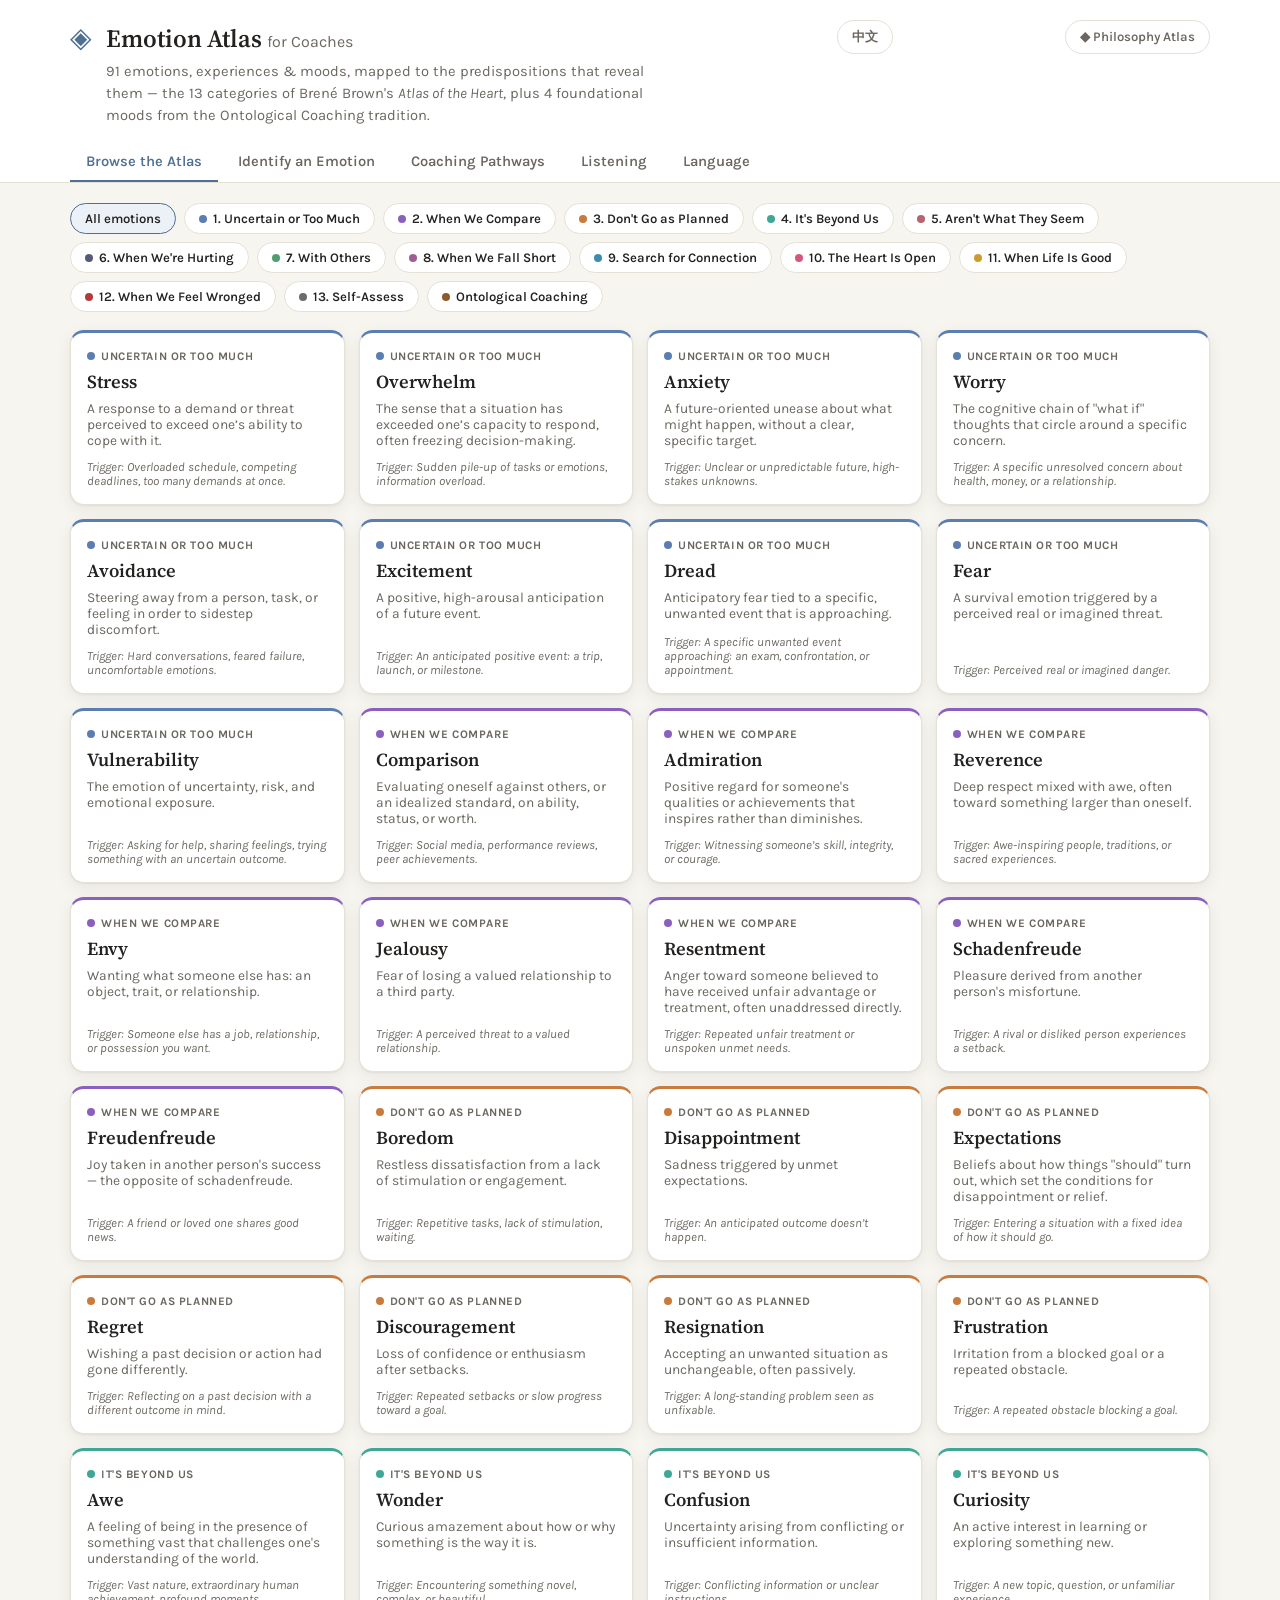
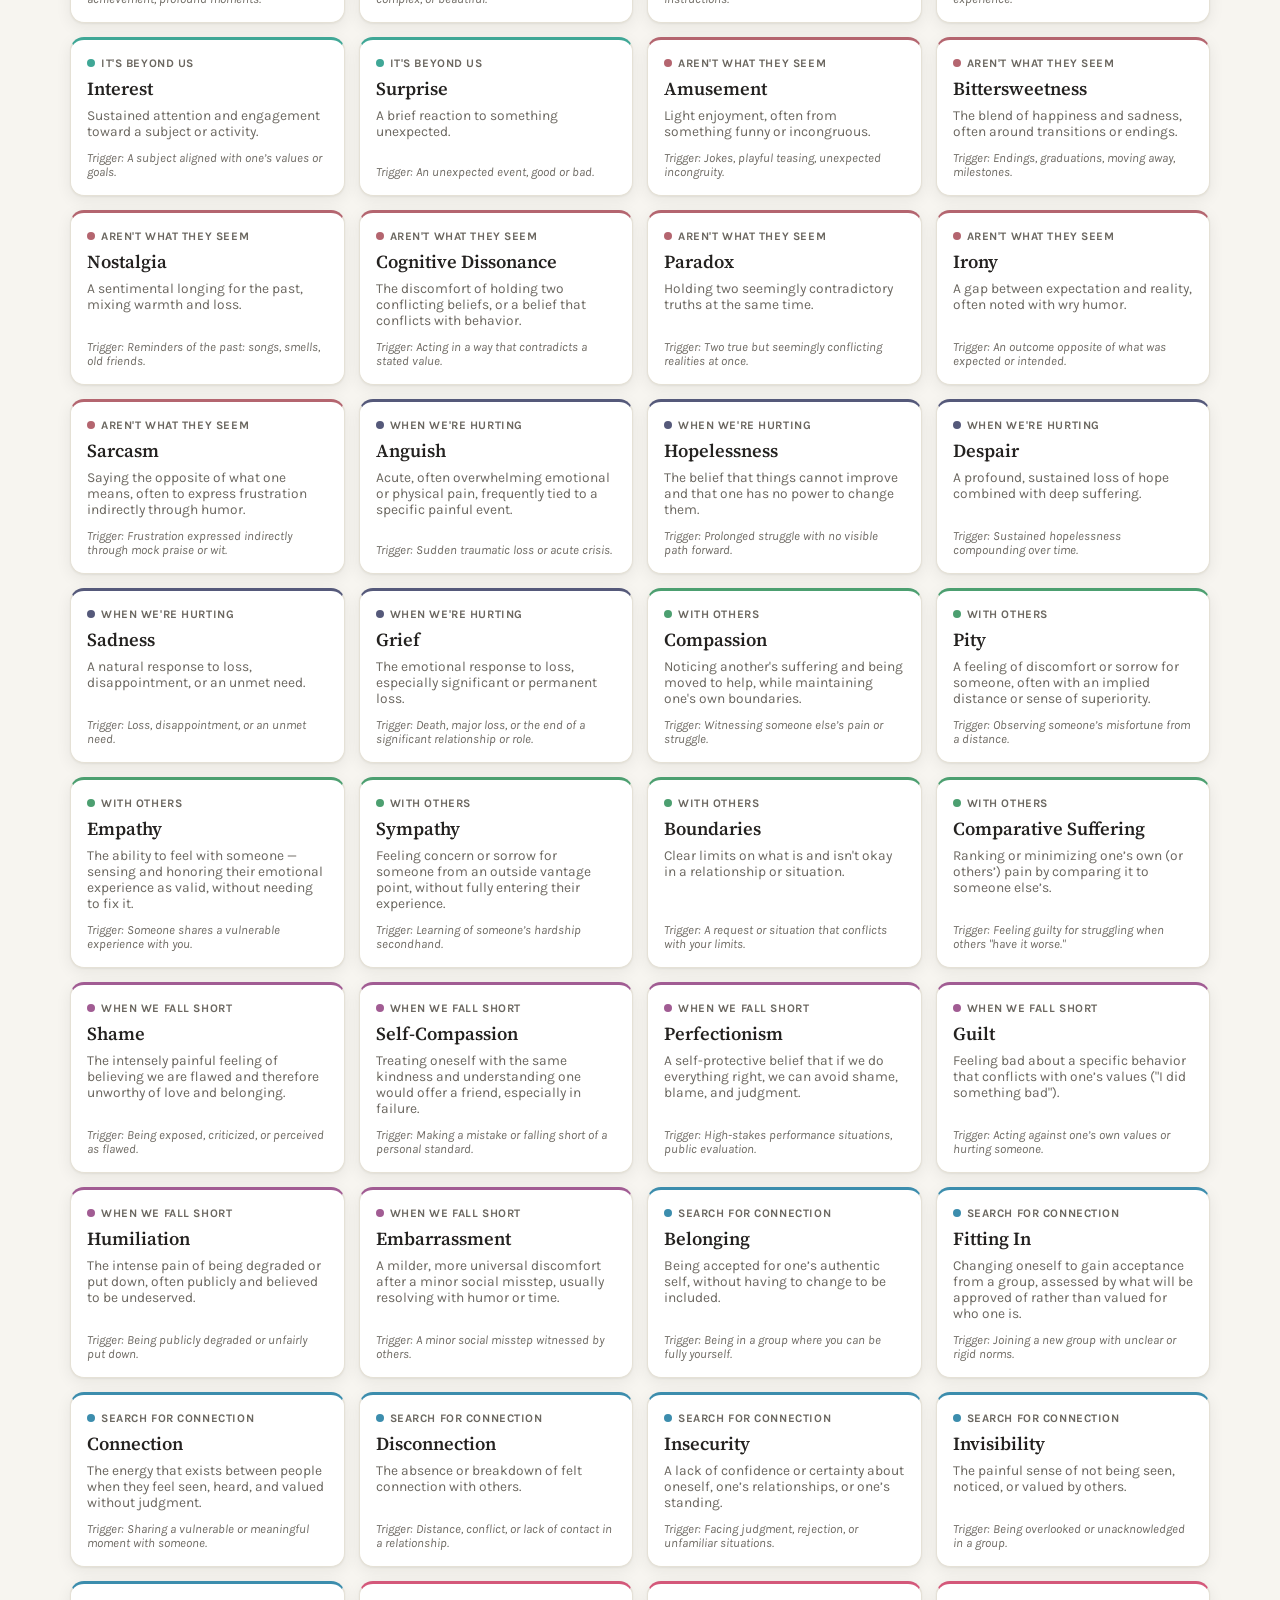
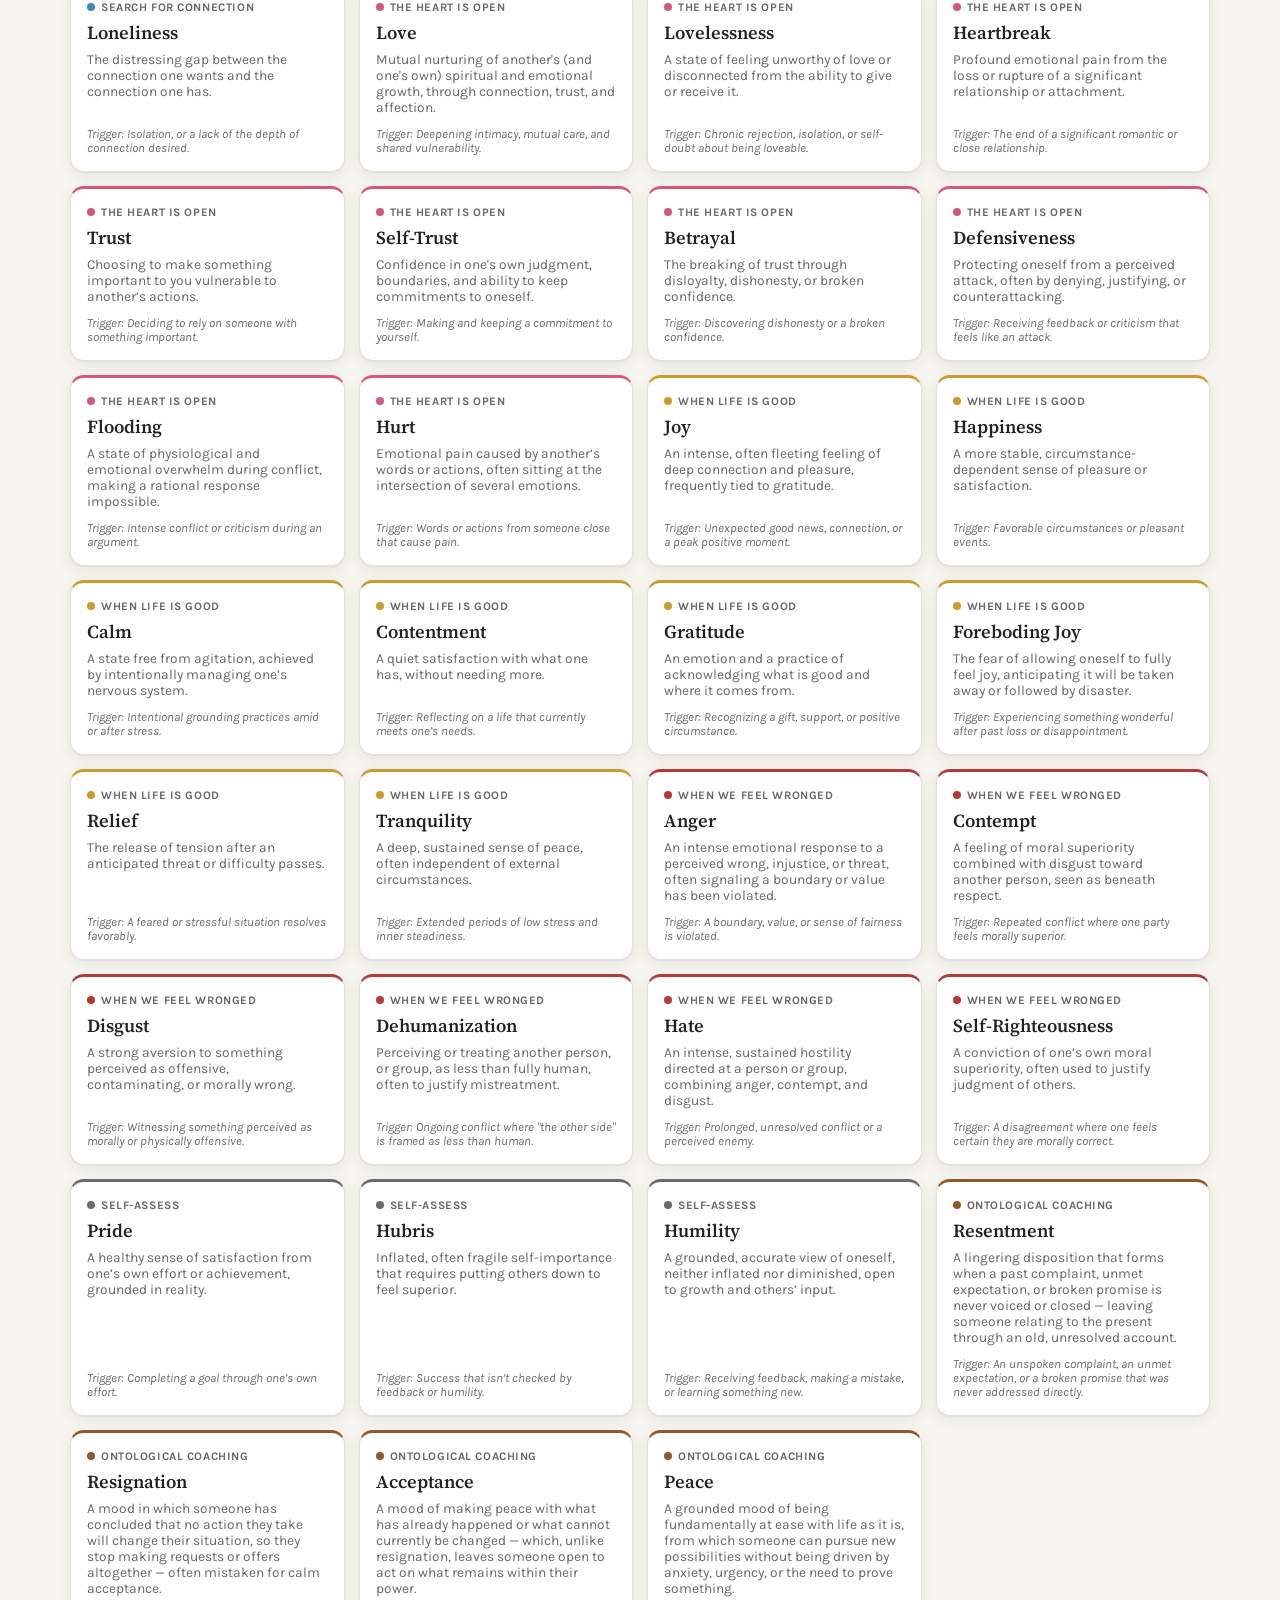
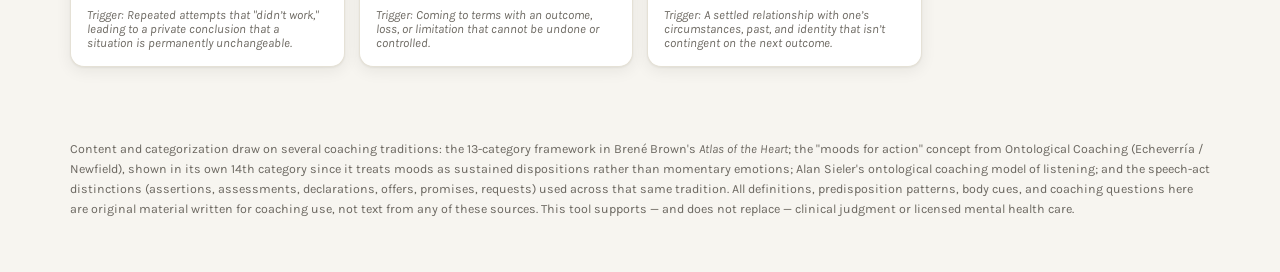
<file: index.html>
<!DOCTYPE html>
<html lang="en">
<head>
<meta charset="UTF-8">
<meta name="viewport" content="width=device-width, initial-scale=1.0">
<title>Emotion Atlas for Coaches</title>
<meta name="description" content="A coaching reference mapping 87 emotions from Brené Brown's Atlas of the Heart, plus 4 foundational moods from the Ontological Coaching tradition, to their behavioral predispositions.">
<link rel="preconnect" href="https://fonts.googleapis.com">
<link rel="preconnect" href="https://fonts.gstatic.com" crossorigin>
<link rel="stylesheet" href="https://fonts.googleapis.com/css2?family=Source+Serif+4:opsz,wght@8..60,500;8..60,600;8..60,700&family=Karla:wght@400;500;600;700&display=swap">
<link rel="stylesheet" href="styles.css">
</head>
<body>
  <header class="site-header">
    <div class="header-inner">
      <div class="brand">
        <span class="brand-mark" aria-hidden="true">◈</span>
        <div>
          <h1>Emotion Atlas <span class="brand-sub">for Coaches</span></h1>
          <p class="tagline">91 emotions, experiences &amp; moods, mapped to the predispositions that reveal them — the 13 categories of Brené Brown's <em>Atlas of the Heart</em>, plus 4 foundational moods from the Ontological Coaching tradition.</p>
        </div>
        <a class="lang-switch" href="index.zh.html">中文</a>
        <a class="lang-switch" href="philosophy/index.html">◆ Philosophy Atlas</a>
      </div>
      <nav class="mode-tabs" role="tablist" aria-label="View mode">
        <button class="tab-btn active" data-mode="browse" role="tab" aria-selected="true">Browse the Atlas</button>
        <button class="tab-btn" data-mode="identify" role="tab" aria-selected="false">Identify an Emotion</button>
        <button class="tab-btn" data-mode="pathways" role="tab" aria-selected="false">Coaching Pathways</button>
        <button class="tab-btn" data-mode="listening" role="tab" aria-selected="false">Listening</button>
        <button class="tab-btn" data-mode="language" role="tab" aria-selected="false">Language</button>
      </nav>
    </div>
  </header>

  <main>
    <!-- BROWSE MODE -->
    <section id="browse-mode" class="mode-panel">
      <div class="toolbar">
        <div class="chips" id="category-chips" role="list" aria-label="Filter by category"></div>
      </div>
      <div class="grid" id="emotion-grid"></div>
    </section>

    <!-- IDENTIFY MODE -->
    <section id="identify-mode" class="mode-panel" hidden>
      <div class="identify-intro">
        <h2>What are you noticing?</h2>
        <p>Type what you're observing in a client — a phrase, a behavior, a body cue, a trigger, or an emotion word — to surface likely matches with their full predisposition profile.</p>
        <div class="search-row">
          <input type="search" id="identify-input" placeholder="e.g. avoids eye contact, over-apologizes, clenched jaw, can't say no…" autocomplete="off">
        </div>
        <div class="example-tags" id="example-tags" aria-label="Try an example"></div>
      </div>
      <div id="identify-results" class="grid"></div>
      <p id="identify-empty" class="empty-state" hidden>No matches yet — try a different word or a shorter phrase.</p>
    </section>

    <!-- PATHWAYS MODE -->
    <section id="pathways-mode" class="mode-panel" hidden>
      <div class="pathways-intro">
        <h2>Coaching Pathways</h2>
        <p>A small library of guides for moving a client from a stuck, closed state to a more resourceful, open one — some drawn from the Ontological Coaching mood ladder, others assembled from pairs of emotions in the Atlas of the Heart. Click any pair below to open the full guide: what shifts, signs the client is ready, concrete coach moves, and sample language.</p>
      </div>
      <div id="pathways-groups"></div>
    </section>

    <!-- LISTENING MODE -->
    <section id="listening-mode" class="mode-panel" hidden>
      <div class="pathways-intro">
        <h2>Listening</h2>
        <p>From Alan Sieler's ontological coaching model: listening is not passive reception — it's an active act of interpretation, shaped by mood, body, and a personal and cultural history the listener rarely notices in the moment. A coach's own listening is a skill to design on purpose, not a default to trust blindly.</p>
      </div>
      <div class="grid" id="listening-grid"></div>
    </section>

    <!-- LANGUAGE MODE -->
    <section id="language-mode" class="mode-panel" hidden>
      <div class="pathways-intro">
        <h2>Language: The Basic Speech Acts</h2>
        <p>The distinctions ontological coaching draws from speech act theory: every conversation is built from a small set of linguistic acts — assertions, assessments, declarations, offers, promises, and requests — each with its own conditions for landing well. Requests get particular attention here: a request missing one of its structural components is far more likely to be misunderstood, ignored, or quietly resented than fulfilled.</p>
      </div>
      <div class="grid" id="language-grid"></div>
    </section>
  </main>

  <!-- DETAIL PANEL -->
  <div id="detail-overlay" class="overlay" hidden>
    <div class="detail-panel" role="dialog" aria-modal="true" aria-labelledby="detail-name">
      <button class="close-btn" id="detail-close" aria-label="Close">&times;</button>
      <div id="detail-content"></div>
    </div>
  </div>

  <footer class="site-footer">
    <p>Content and categorization draw on several coaching traditions: the 13-category framework in Brené Brown's <em>Atlas of the Heart</em>; the "moods for action" concept from Ontological Coaching (Echeverría / Newfield), shown in its own 14th category since it treats moods as sustained dispositions rather than momentary emotions; Alan Sieler's ontological coaching model of listening; and the speech-act distinctions (assertions, assessments, declarations, offers, promises, requests) used across that same tradition. All definitions, predisposition patterns, body cues, and coaching questions here are original material written for coaching use, not text from any of these sources. This tool supports — and does not replace — clinical judgment or licensed mental health care.</p>
  </footer>

  <script src="data.js"></script>
  <script src="app.js"></script>
</body>
</html>
</file>
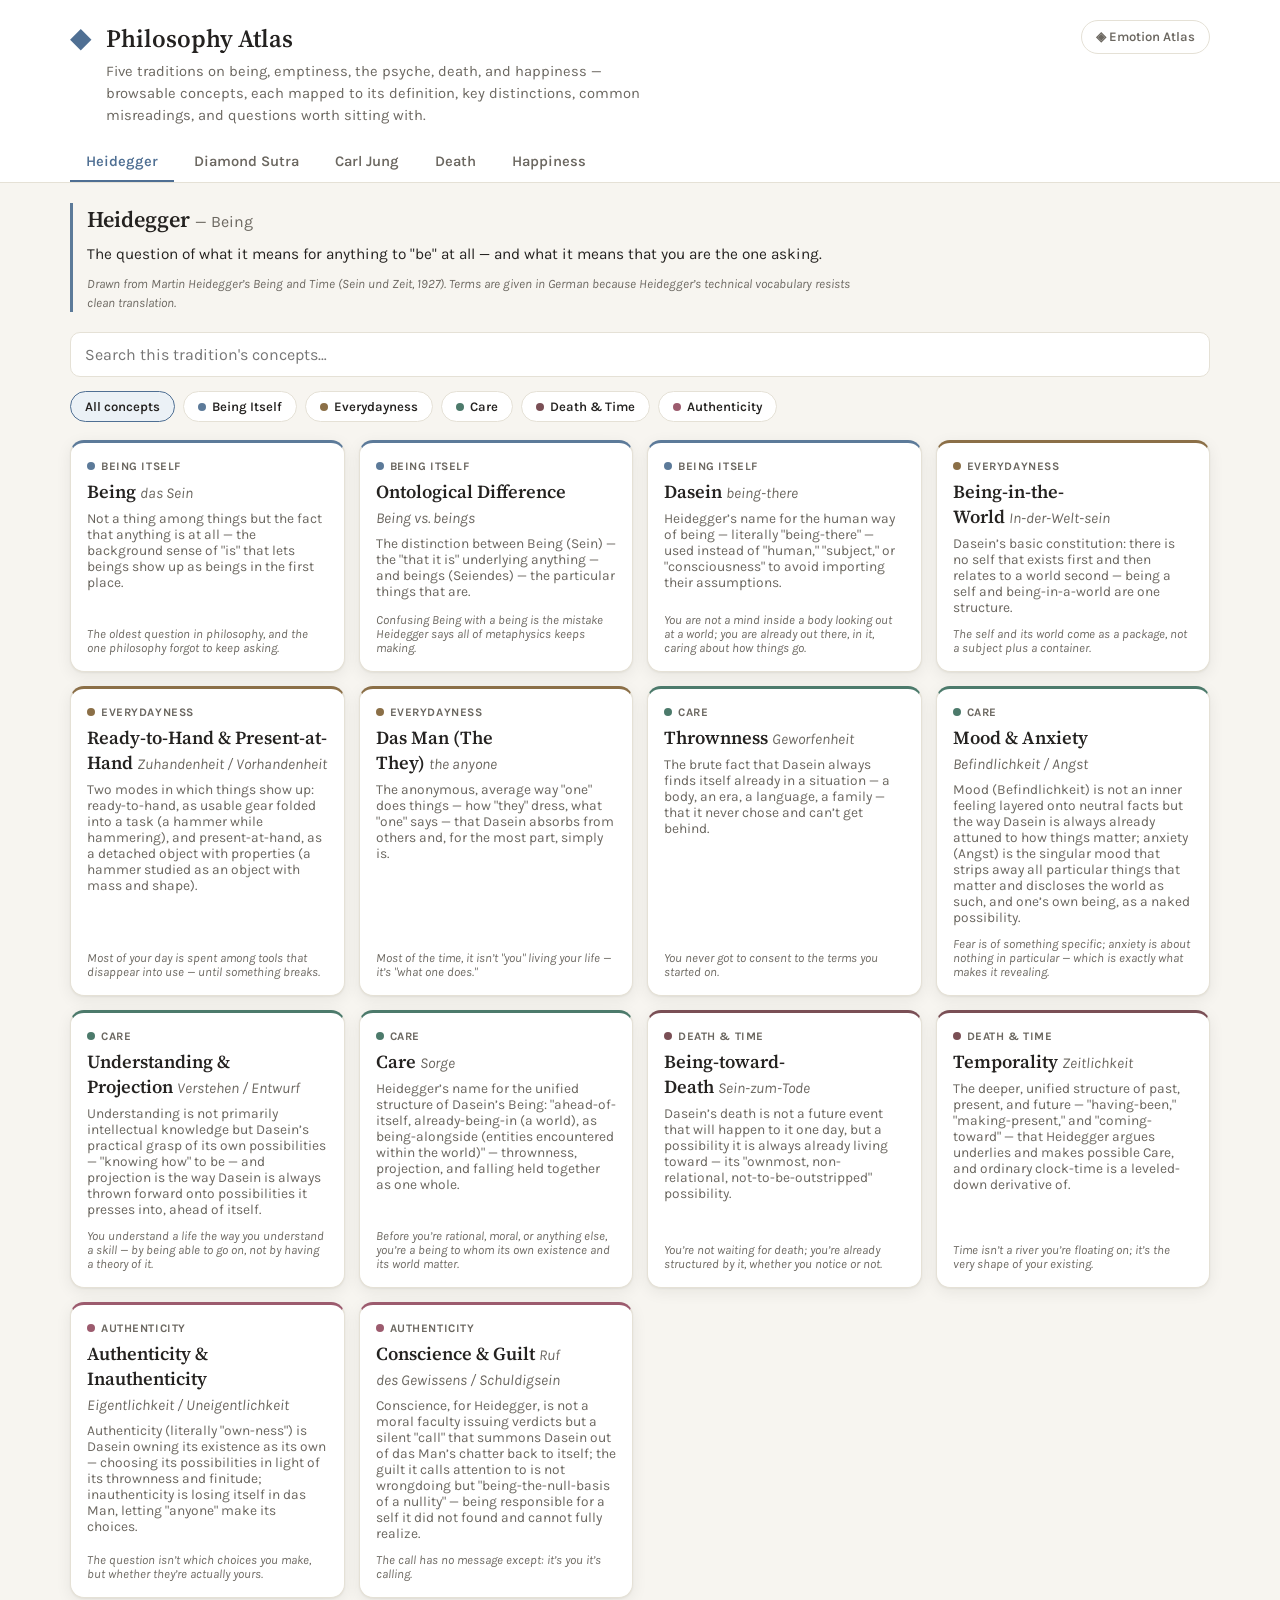
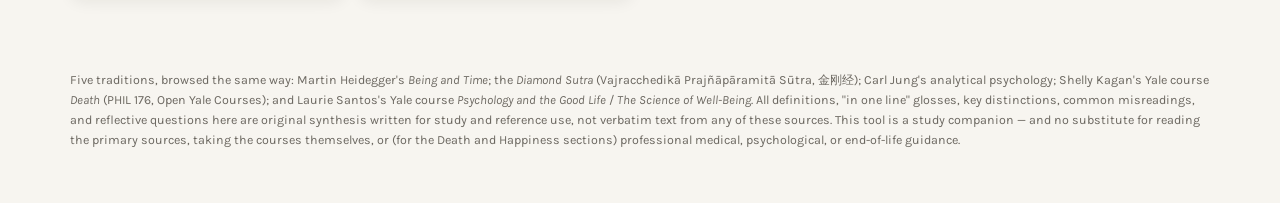
<file: philosophy/index.html>
<!DOCTYPE html>
<html lang="en">
<head>
<meta charset="UTF-8">
<meta name="viewport" content="width=device-width, initial-scale=1.0">
<title>Philosophy Atlas</title>
<meta name="description" content="A study reference mapping key concepts across five traditions — Heidegger's Being, the Diamond Sutra, Carl Jung, Shelly Kagan's Death course, and Laurie Santos's Happiness course — to their definitions, distinctions, misreadings, and reflective questions.">
<link rel="preconnect" href="https://fonts.googleapis.com">
<link rel="preconnect" href="https://fonts.gstatic.com" crossorigin>
<link rel="stylesheet" href="https://fonts.googleapis.com/css2?family=Source+Serif+4:opsz,wght@8..60,500;8..60,600;8..60,700&family=Karla:wght@400;500;600;700&display=swap">
<link rel="stylesheet" href="styles.css">
</head>
<body>
  <header class="site-header">
    <div class="header-inner">
      <div class="brand">
        <span class="brand-mark" aria-hidden="true">◆</span>
        <div>
          <h1>Philosophy Atlas</h1>
          <p class="tagline">Five traditions on being, emptiness, the psyche, death, and happiness — browsable concepts, each mapped to its definition, key distinctions, common misreadings, and questions worth sitting with.</p>
        </div>
        <a class="lang-switch" href="../index.html">◈ Emotion Atlas</a>
      </div>
      <nav class="mode-tabs" id="tradition-tabs" role="tablist" aria-label="Tradition"></nav>
    </div>
  </header>

  <main>
    <div id="tradition-intro" class="tradition-intro"></div>

    <div class="toolbar">
      <div class="search-row">
        <input type="search" id="search-input" placeholder="Search this tradition's concepts…" autocomplete="off">
      </div>
      <div class="chips" id="category-chips" role="list" aria-label="Filter by category"></div>
    </div>

    <div class="grid" id="concept-grid"></div>
    <p id="empty-state" class="empty-state" hidden>No matches — try a different word, or clear the search.</p>
  </main>

  <!-- DETAIL PANEL -->
  <div id="detail-overlay" class="overlay" hidden>
    <div class="detail-panel" role="dialog" aria-modal="true" aria-labelledby="detail-name">
      <button class="close-btn" id="detail-close" aria-label="Close">&times;</button>
      <div id="detail-content"></div>
    </div>
  </div>

  <footer class="site-footer">
    <p>Five traditions, browsed the same way: Martin Heidegger's <em>Being and Time</em>; the <em>Diamond Sutra</em> (Vajracchedikā Prajñāpāramitā Sūtra, 金刚经); Carl Jung's analytical psychology; Shelly Kagan's Yale course <em>Death</em> (PHIL 176, Open Yale Courses); and Laurie Santos's Yale course <em>Psychology and the Good Life</em> / <em>The Science of Well-Being</em>. All definitions, "in one line" glosses, key distinctions, common misreadings, and reflective questions here are original synthesis written for study and reference use, not verbatim text from any of these sources. This tool is a study companion — and no substitute for reading the primary sources, taking the courses themselves, or (for the Death and Happiness sections) professional medical, psychological, or end-of-life guidance.</p>
  </footer>

  <script src="data.js"></script>
  <script src="app.js"></script>
</body>
</html>
</file>
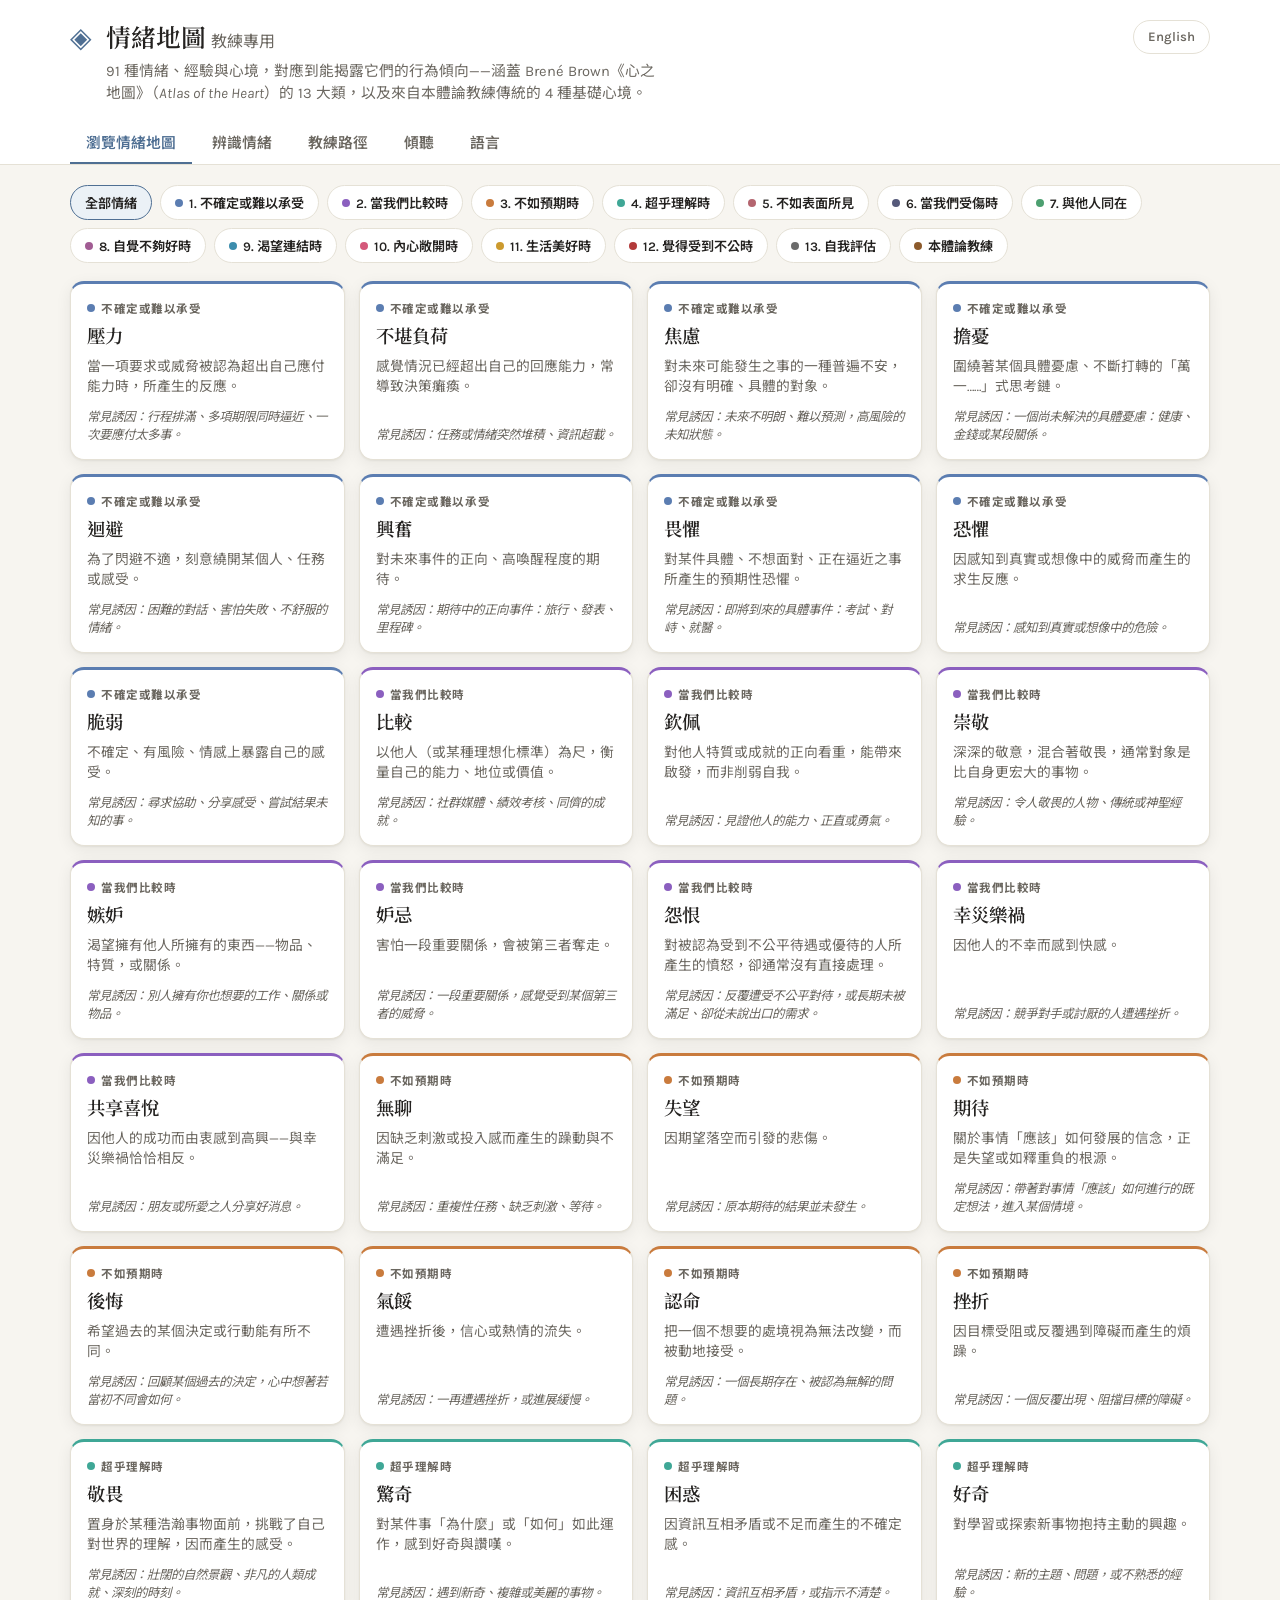
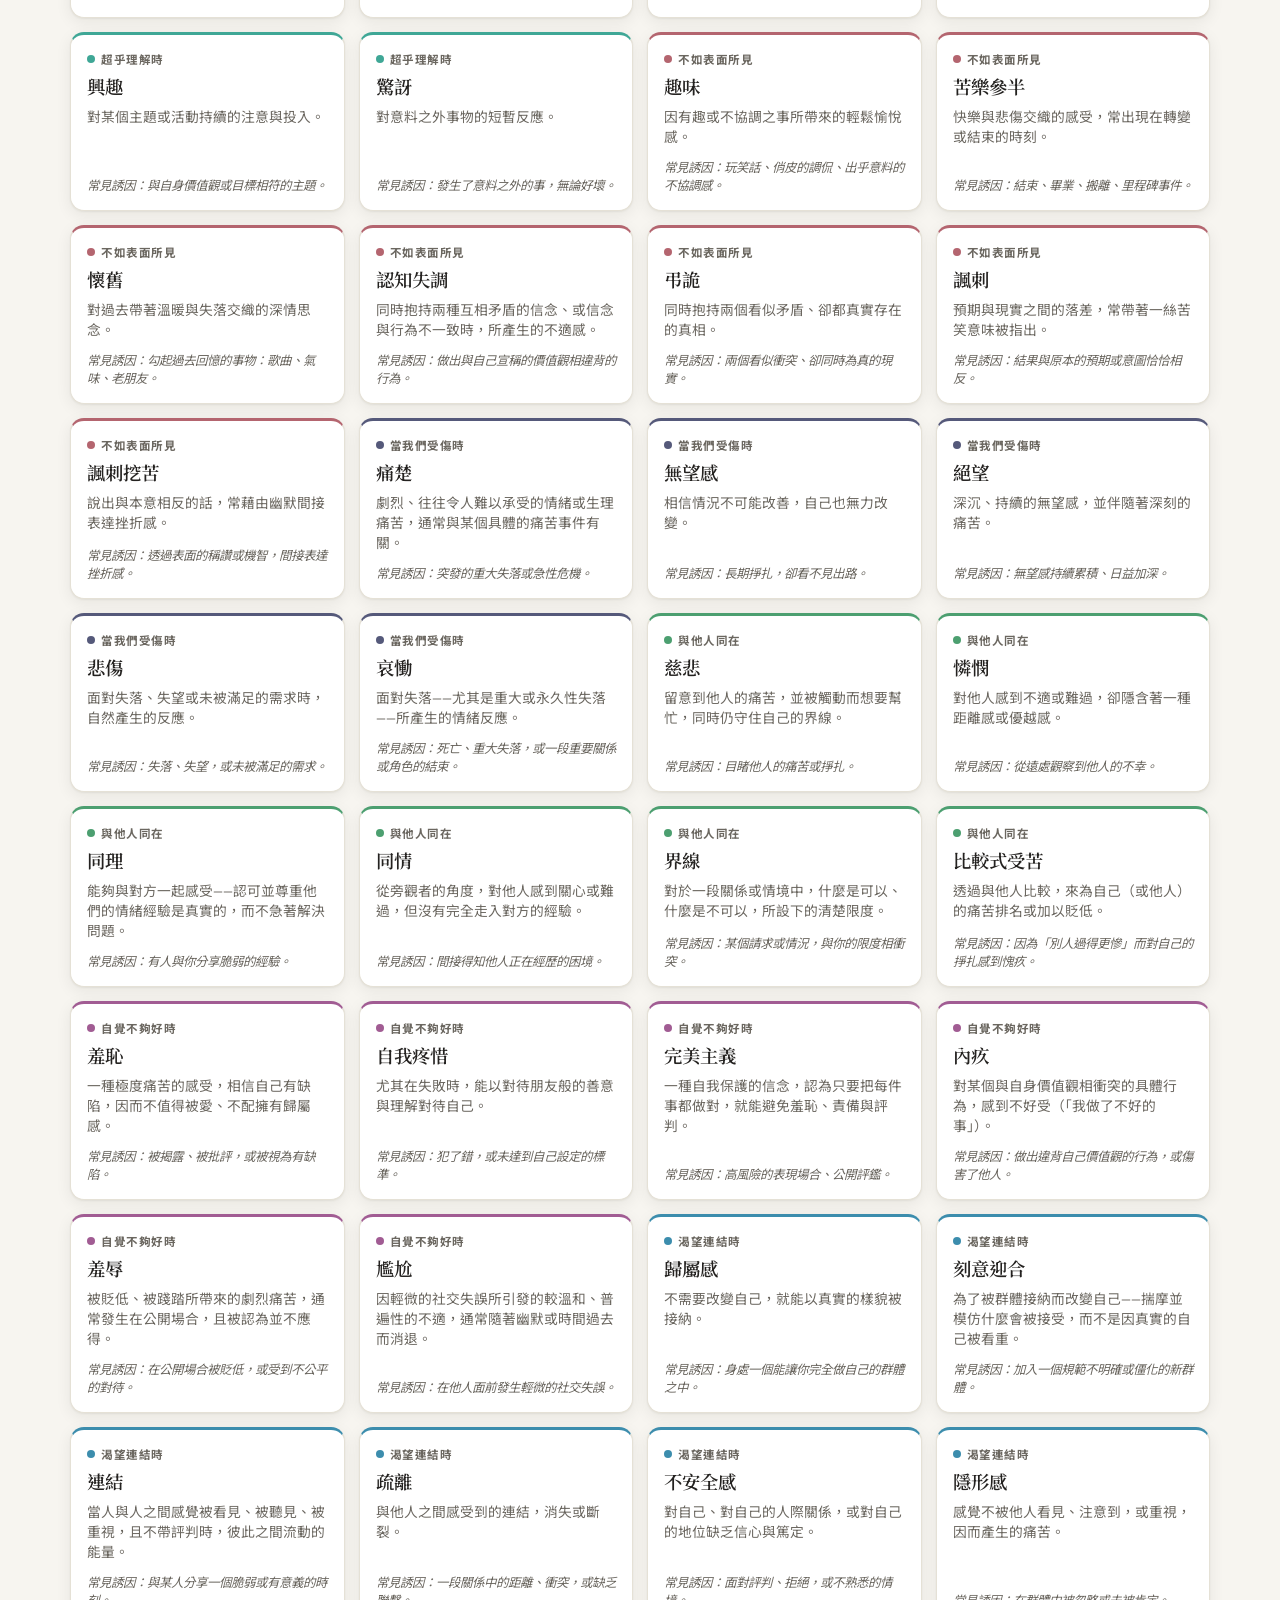
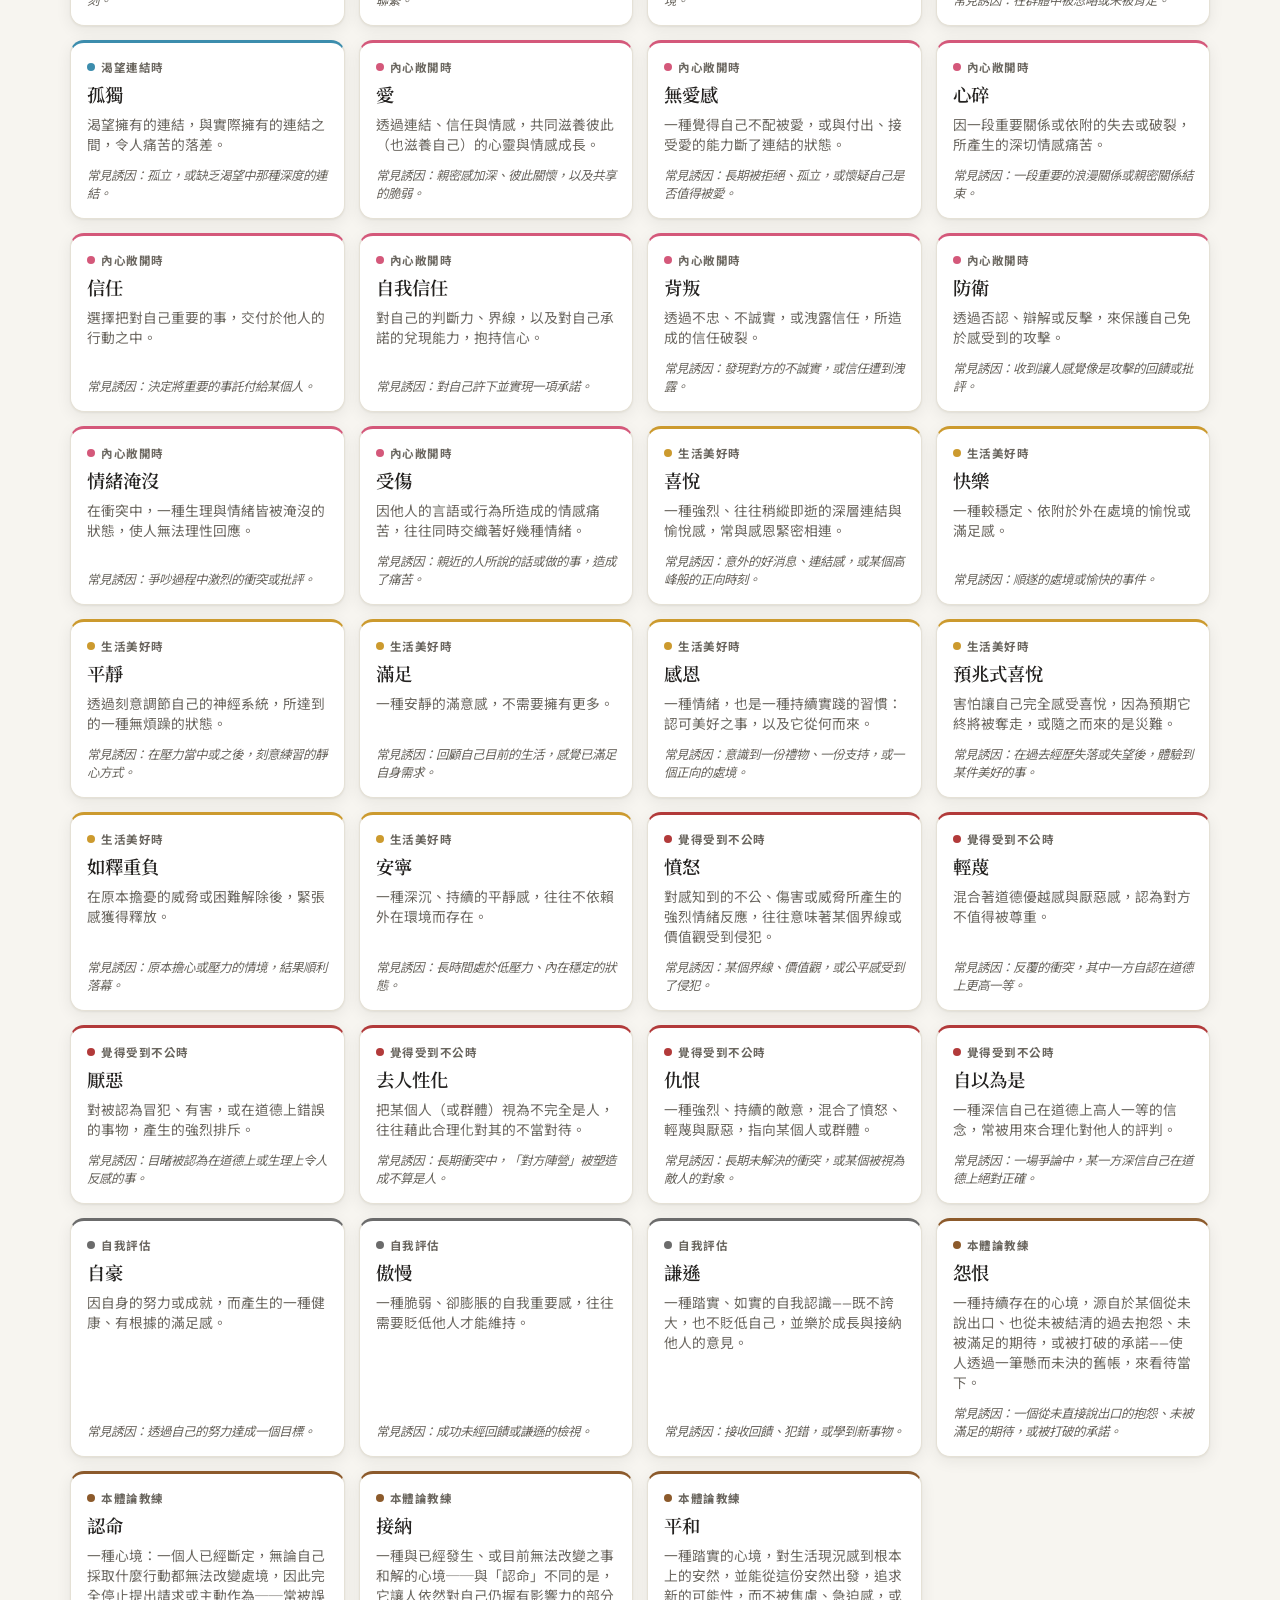
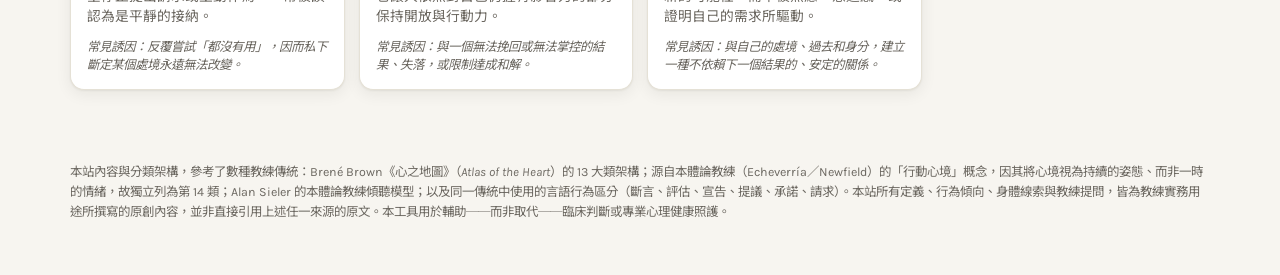
<file: index.zh.html>
<!DOCTYPE html>
<html lang="zh-Hant">
<head>
<meta charset="UTF-8">
<meta name="viewport" content="width=device-width, initial-scale=1.0">
<title>情緒地圖：教練專用</title>
<meta name="description" content="一份教練參考工具，將 Brené Brown《心之地圖》中的 87 種情緒，以及本體論教練傳統中的 4 種基礎心境，對應到可觀察的行為傾向。">
<link rel="preconnect" href="https://fonts.googleapis.com">
<link rel="preconnect" href="https://fonts.gstatic.com" crossorigin>
<link rel="stylesheet" href="https://fonts.googleapis.com/css2?family=Source+Serif+4:opsz,wght@8..60,500;8..60,600;8..60,700&family=Karla:wght@400;500;600;700&family=Noto+Serif+TC:wght@500;600;700&family=Noto+Sans+TC:wght@400;500;600;700&display=swap">
<link rel="stylesheet" href="styles.css">
</head>
<body>
  <header class="site-header">
    <div class="header-inner">
      <div class="brand">
        <span class="brand-mark" aria-hidden="true">◈</span>
        <div>
          <h1>情緒地圖 <span class="brand-sub">教練專用</span></h1>
          <p class="tagline">91 種情緒、經驗與心境，對應到能揭露它們的行為傾向——涵蓋 Brené Brown《心之地圖》（<em>Atlas of the Heart</em>）的 13 大類，以及來自本體論教練傳統的 4 種基礎心境。</p>
        </div>
        <a class="lang-switch" href="index.html">English</a>
      </div>
      <nav class="mode-tabs" role="tablist" aria-label="檢視模式">
        <button class="tab-btn active" data-mode="browse" role="tab" aria-selected="true">瀏覽情緒地圖</button>
        <button class="tab-btn" data-mode="identify" role="tab" aria-selected="false">辨識情緒</button>
        <button class="tab-btn" data-mode="pathways" role="tab" aria-selected="false">教練路徑</button>
        <button class="tab-btn" data-mode="listening" role="tab" aria-selected="false">傾聽</button>
        <button class="tab-btn" data-mode="language" role="tab" aria-selected="false">語言</button>
      </nav>
    </div>
  </header>

  <main>
    <!-- 瀏覽模式 -->
    <section id="browse-mode" class="mode-panel">
      <div class="toolbar">
        <div class="chips" id="category-chips" role="list" aria-label="依分類篩選"></div>
      </div>
      <div class="grid" id="emotion-grid"></div>
    </section>

    <!-- 辨識模式 -->
    <section id="identify-mode" class="mode-panel" hidden>
      <div class="identify-intro">
        <h2>你觀察到了什麼？</h2>
        <p>輸入你在個案身上觀察到的內容——一句話、一種行為、一個身體線索、一個誘因，或一個情緒詞——即可找出最可能符合的情緒，並看到完整的行為傾向剖析。</p>
        <div class="search-row">
          <input type="search" id="identify-input" placeholder="例如：不敢眼神接觸、一直道歉、下巴緊咬、不會拒絕⋯⋯" autocomplete="off">
        </div>
        <div class="example-tags" id="example-tags" aria-label="試試看範例"></div>
      </div>
      <div id="identify-results" class="grid"></div>
      <p id="identify-empty" class="empty-state" hidden>目前沒有符合的結果——試試看不同的詞，或縮短你輸入的內容。</p>
    </section>

    <!-- 路徑模式 -->
    <section id="pathways-mode" class="mode-panel" hidden>
      <div class="pathways-intro">
        <h2>教練路徑</h2>
        <p>一套小型指南庫，協助教練帶領個案從卡住、封閉的狀態，走向更有資源、更開放的狀態——部分取材自本體論教練的心境階梯，部分則由《心之地圖》中的情緒配對而成。點選任一組配對，即可開啟完整指南：轉變的關鍵、個案準備好轉變的訊號、教練可用的介入方式，以及可參考的教練語言。</p>
      </div>
      <div id="pathways-groups"></div>
    </section>

    <!-- 傾聽模式 -->
    <section id="listening-mode" class="mode-panel" hidden>
      <div class="pathways-intro">
        <h2>傾聽</h2>
        <p>取材自 Alan Sieler 的本體論教練模型：傾聽並非被動接收——它是一種主動的解讀行動，受到心情、身體，以及一段傾聽者往往未曾察覺的個人與文化歷史所形塑。教練自身的傾聽方式，是一項可以刻意設計的技能，而不是一個可以盲目信任的預設值。</p>
      </div>
      <div class="grid" id="listening-grid"></div>
    </section>

    <!-- 語言模式 -->
    <section id="language-mode" class="mode-panel" hidden>
      <div class="pathways-intro">
        <h2>語言：基本言語行為</h2>
        <p>本體論教練從言語行為理論中所汲取的區分：每一場對話，都是由一小組語言行動所構成的——斷言、評估、宣告、提議、承諾，以及請求——每一種都有各自成立、能夠有效落地的條件。這裡特別著重於「請求」：一個缺少任一組成要素的請求，遠比一個結構完整的請求，更容易被誤解、被忽略，或悄悄化為怨恨，而不是被真正落實。</p>
      </div>
      <div class="grid" id="language-grid"></div>
    </section>
  </main>

  <!-- 詳細面板 -->
  <div id="detail-overlay" class="overlay" hidden>
    <div class="detail-panel" role="dialog" aria-modal="true" aria-labelledby="detail-name">
      <button class="close-btn" id="detail-close" aria-label="關閉">&times;</button>
      <div id="detail-content"></div>
    </div>
  </div>

  <footer class="site-footer">
    <p>本站內容與分類架構，參考了數種教練傳統：Brené Brown《心之地圖》（<em>Atlas of the Heart</em>）的 13 大類架構；源自本體論教練（Echeverría／Newfield）的「行動心境」概念，因其將心境視為持續的姿態、而非一時的情緒，故獨立列為第 14 類；Alan Sieler 的本體論教練傾聽模型；以及同一傳統中使用的言語行為區分（斷言、評估、宣告、提議、承諾、請求）。本站所有定義、行為傾向、身體線索與教練提問，皆為教練實務用途所撰寫的原創內容，並非直接引用上述任一來源的原文。本工具用於輔助──而非取代──臨床判斷或專業心理健康照護。</p>
  </footer>

  <script src="data.zh.js"></script>
  <script src="app.zh.js"></script>
</body>
</html>
</file>
<file: styles.css>
:root {
  --bg: #f7f5f0;
  --bg-card: #ffffff;
  --text: #242220;
  --text-muted: #6b6760;
  --border: #e5e1d6;
  --accent: #4f6f93;
  --accent-soft: #ebf1f6;
  --shadow: 0 1px 2px rgba(30, 28, 20, 0.06), 0 4px 16px rgba(30, 28, 20, 0.07);
  --radius: 14px;
  --font-display: 'Source Serif 4', 'Noto Serif TC', Georgia, 'Times New Roman', serif;
  --font-body: 'Karla', 'Noto Sans TC', -apple-system, BlinkMacSystemFont, 'Segoe UI', 'PingFang TC', 'Microsoft JhengHei', Roboto, Helvetica, Arial, sans-serif;
  color-scheme: light;
}

@media (prefers-color-scheme: dark) {
  :root:not([data-theme="light"]) {
    --bg: #16150f;
    --bg-card: #201f18;
    --text: #ece8de;
    --text-muted: #a8a294;
    --border: #38352a;
    --accent: #86a8ce;
    --accent-soft: #232a34;
    --shadow: 0 1px 2px rgba(0,0,0,0.35), 0 4px 20px rgba(0,0,0,0.4);
    color-scheme: dark;
  }
}

:root[data-theme="dark"] {
  --bg: #16150f;
  --bg-card: #201f18;
  --text: #ece8de;
  --text-muted: #a8a294;
  --border: #38352a;
  --accent: #86a8ce;
  --accent-soft: #232a34;
  --shadow: 0 1px 2px rgba(0,0,0,0.35), 0 4px 20px rgba(0,0,0,0.4);
  color-scheme: dark;
}

* { box-sizing: border-box; }

body {
  margin: 0;
  background: var(--bg);
  color: var(--text);
  font-family: var(--font-body);
  line-height: 1.5;
}

h1, h2, h3 {
  font-family: var(--font-display);
  text-wrap: balance;
}

.site-header {
  border-bottom: 1px solid var(--border);
  background: var(--bg-card);
  position: sticky;
  top: 0;
  z-index: 10;
}

.header-inner {
  max-width: 1180px;
  margin: 0 auto;
  padding: 20px 20px 0;
}

.brand {
  display: flex;
  align-items: flex-start;
  gap: 14px;
}

.brand > .lang-switch {
  margin-left: auto;
}

.lang-switch {
  flex-shrink: 0;
  border: 1px solid var(--border);
  border-radius: 999px;
  padding: 6px 14px;
  font-size: 0.82rem;
  font-weight: 600;
  color: var(--text-muted);
  text-decoration: none;
  white-space: nowrap;
}

.lang-switch:hover {
  border-color: var(--accent);
  color: var(--accent);
}

.brand-mark {
  font-size: 28px;
  color: var(--accent);
  line-height: 1;
  margin-top: 4px;
}

.brand h1 {
  margin: 0 0 4px;
  font-size: 1.55rem;
  font-weight: 600;
}

.brand-sub {
  font-family: var(--font-body);
  font-weight: 400;
  color: var(--text-muted);
  font-size: 1rem;
}

.tagline {
  margin: 0 0 16px;
  color: var(--text-muted);
  font-size: 0.92rem;
  max-width: 62ch;
}

.mode-tabs {
  display: flex;
  flex-wrap: wrap;
  gap: 4px;
}

.tab-btn {
  border: none;
  background: transparent;
  padding: 10px 16px;
  font-family: var(--font-body);
  font-size: 0.92rem;
  font-weight: 600;
  color: var(--text-muted);
  cursor: pointer;
  border-bottom: 2px solid transparent;
}

.tab-btn:focus-visible,
.chip:focus-visible,
.card:focus-visible,
.close-btn:focus-visible,
.example-tags button:focus-visible,
.search-row input:focus-visible {
  outline: 2px solid var(--accent);
  outline-offset: 2px;
}

.tab-btn.active {
  color: var(--accent);
  border-bottom-color: var(--accent);
}

main {
  max-width: 1180px;
  margin: 0 auto;
  padding: 20px 20px 60px;
}

.toolbar {
  margin-bottom: 18px;
}

.chips {
  display: flex;
  flex-wrap: wrap;
  gap: 8px;
}

.chip {
  border: 1px solid var(--border);
  background: var(--bg-card);
  color: var(--text);
  border-radius: 999px;
  padding: 7px 14px;
  font-family: var(--font-body);
  font-size: 0.82rem;
  font-weight: 600;
  cursor: pointer;
  display: inline-flex;
  align-items: center;
  gap: 6px;
  white-space: nowrap;
}

.chip .dot {
  width: 8px;
  height: 8px;
  border-radius: 50%;
  display: inline-block;
}

.chip.active {
  background: var(--accent-soft);
  border-color: var(--chip-color, var(--accent));
  color: var(--text);
}

.grid {
  display: grid;
  grid-template-columns: repeat(auto-fill, minmax(230px, 1fr));
  gap: 14px;
}

.card {
  background: var(--bg-card);
  border: 1px solid var(--border);
  border-radius: var(--radius);
  padding: 16px;
  cursor: pointer;
  box-shadow: var(--shadow);
  border-top: 3px solid var(--card-color, var(--accent));
  text-align: left;
  display: flex;
  flex-direction: column;
  gap: 6px;
  font-family: var(--font-body);
  color: var(--text);
}

.card:hover {
  transform: translateY(-1px);
  transition: transform 0.12s ease;
}

.card-cat, .detail-cat {
  display: inline-flex;
  align-items: center;
  gap: 6px;
  font-size: 0.72rem;
  font-weight: 700;
  text-transform: uppercase;
  letter-spacing: 0.05em;
  color: var(--text-muted);
}

.swatch {
  width: 8px;
  height: 8px;
  border-radius: 50%;
  background: var(--card-color, var(--accent));
  flex-shrink: 0;
}

.card h3 {
  margin: 0;
  font-size: 1.15rem;
  font-weight: 600;
}

.card p {
  margin: 0;
  color: var(--text-muted);
  font-size: 0.86rem;
}

.card .card-trigger {
  font-size: 0.78rem;
  color: var(--text-muted);
  font-style: italic;
  margin-top: auto;
  padding-top: 6px;
}

.identify-intro {
  max-width: 68ch;
  margin-bottom: 22px;
}

.identify-intro h2 {
  margin: 0 0 6px;
  font-size: 1.3rem;
  font-weight: 600;
}

.identify-intro p {
  color: var(--text-muted);
  margin: 0 0 14px;
  font-size: 0.92rem;
}

.pathways-intro {
  max-width: 72ch;
  margin-bottom: 24px;
}

.pathways-intro h2 {
  margin: 0 0 6px;
  font-size: 1.3rem;
  font-weight: 600;
}

.pathways-intro p {
  color: var(--text-muted);
  margin: 0 0 18px;
  font-size: 0.92rem;
}

.ladder-diagram {
  display: flex;
  align-items: center;
  flex-wrap: wrap;
  gap: 10px;
}

.ladder-step {
  border-radius: 999px;
  padding: 8px 16px;
  font-weight: 600;
  font-size: 0.88rem;
  color: #fff;
  background: color-mix(in srgb, var(--step-color, var(--accent)) calc(var(--step-opacity, 1) * 100%), var(--bg-card) calc((1 - var(--step-opacity, 1)) * 100%));
  white-space: nowrap;
}

.ladder-arrow {
  color: var(--text-muted);
  font-size: 1.1rem;
}

.pathway-group {
  padding: 22px 0;
  border-top: 1px solid var(--border);
}

.pathway-group:first-child {
  padding-top: 0;
  border-top: none;
}

.pathway-group h3 {
  margin: 0 0 8px;
  font-size: 1.2rem;
  font-weight: 600;
  display: flex;
  flex-wrap: wrap;
  align-items: baseline;
  gap: 8px;
}

.group-source {
  font-family: var(--font-body);
  font-weight: 600;
  font-size: 0.72rem;
  text-transform: uppercase;
  letter-spacing: 0.05em;
  color: var(--card-color, var(--accent));
}

.group-intro {
  max-width: 68ch;
  color: var(--text-muted);
  font-size: 0.9rem;
  margin: 0 0 14px;
}

.pathway-group .ladder-diagram {
  margin-bottom: 16px;
}

.pathways-list {
  display: grid;
  grid-template-columns: repeat(auto-fill, minmax(260px, 1fr));
  gap: 14px;
}

.pathway-card h3 {
  font-size: 1.1rem;
}

.arrow-sep {
  color: var(--text-muted);
  font-weight: 400;
  padding: 0 2px;
}

.search-row input {
  width: 100%;
  padding: 12px 14px;
  border-radius: 10px;
  border: 1px solid var(--border);
  background: var(--bg-card);
  color: var(--text);
  font-family: var(--font-body);
  font-size: 1rem;
}

.example-tags {
  margin-top: 10px;
  display: flex;
  flex-wrap: wrap;
  gap: 6px;
}

.example-tags button {
  border: 1px dashed var(--border);
  background: transparent;
  color: var(--text-muted);
  font-family: var(--font-body);
  border-radius: 999px;
  padding: 5px 12px;
  font-size: 0.78rem;
  cursor: pointer;
}

.empty-state {
  color: var(--text-muted);
  font-size: 0.92rem;
  padding: 30px 0;
  text-align: center;
}

.overlay {
  position: fixed;
  inset: 0;
  background: rgba(20, 18, 14, 0.45);
  display: flex;
  align-items: flex-start;
  justify-content: center;
  padding: 40px 16px;
  overflow-y: auto;
  z-index: 100;
}

.overlay[hidden] {
  display: none;
}

.detail-panel {
  background: var(--bg-card);
  border-radius: var(--radius);
  max-width: 620px;
  width: 100%;
  padding: 28px 26px;
  position: relative;
  box-shadow: var(--shadow);
  border-top: 5px solid var(--card-color, var(--accent));
}

.close-btn {
  position: absolute;
  top: 14px;
  right: 14px;
  border: none;
  background: transparent;
  font-size: 1.6rem;
  line-height: 1;
  cursor: pointer;
  color: var(--text-muted);
}

.detail-cat {
  margin-bottom: 6px;
}

.detail-panel h2 {
  margin: 0 0 4px;
  font-size: 1.7rem;
  font-weight: 600;
}

.detail-def {
  color: var(--text-muted);
  margin: 6px 0 18px;
  font-size: 0.98rem;
}

.detail-block {
  margin-bottom: 18px;
}

.detail-block h4 {
  margin: 0 0 8px;
  font-family: var(--font-body);
  font-size: 0.78rem;
  font-weight: 700;
  text-transform: uppercase;
  letter-spacing: 0.05em;
  color: var(--text-muted);
}

.detail-block ul,
.detail-block ol {
  margin: 0;
  padding-left: 18px;
}

.detail-block li {
  margin-bottom: 5px;
  font-size: 0.94rem;
}

.components-list {
  list-style: decimal;
}

.components-list li {
  margin-bottom: 10px;
}

.components-list strong {
  color: var(--card-color, var(--accent));
}

.detail-block p.plain {
  margin: 0;
  font-size: 0.94rem;
}

.detail-note {
  background: var(--accent-soft);
  border-radius: 10px;
  padding: 10px 12px;
  font-size: 0.85rem;
  color: var(--text);
}

.site-footer {
  max-width: 1180px;
  margin: 0 auto;
  padding: 0 20px 40px;
  color: var(--text-muted);
  font-size: 0.78rem;
  line-height: 1.6;
}

@media (max-width: 600px) {
  .header-inner { padding: 16px 14px 0; }
  main { padding: 16px 14px 40px; }
  .brand h1 { font-size: 1.3rem; }
  .grid { grid-template-columns: 1fr 1fr; }
}

@media (max-width: 420px) {
  .grid { grid-template-columns: 1fr; }
}

@media (prefers-reduced-motion: reduce) {
  .card { transition: none; }
}
</file>
<file: philosophy/styles.css>
:root {
  --bg: #f7f5f0;
  --bg-card: #ffffff;
  --text: #242220;
  --text-muted: #6b6760;
  --border: #e5e1d6;
  --accent: #4f6f93;
  --accent-soft: #ebf1f6;
  --shadow: 0 1px 2px rgba(30, 28, 20, 0.06), 0 4px 16px rgba(30, 28, 20, 0.07);
  --radius: 14px;
  --font-display: 'Source Serif 4', Georgia, 'Times New Roman', serif;
  --font-body: 'Karla', -apple-system, BlinkMacSystemFont, 'Segoe UI', Roboto, Helvetica, Arial, sans-serif;
  color-scheme: light;
}

@media (prefers-color-scheme: dark) {
  :root:not([data-theme="light"]) {
    --bg: #16150f;
    --bg-card: #201f18;
    --text: #ece8de;
    --text-muted: #a8a294;
    --border: #38352a;
    --accent: #86a8ce;
    --accent-soft: #232a34;
    --shadow: 0 1px 2px rgba(0,0,0,0.35), 0 4px 20px rgba(0,0,0,0.4);
    color-scheme: dark;
  }
}

:root[data-theme="dark"] {
  --bg: #16150f;
  --bg-card: #201f18;
  --text: #ece8de;
  --text-muted: #a8a294;
  --border: #38352a;
  --accent: #86a8ce;
  --accent-soft: #232a34;
  --shadow: 0 1px 2px rgba(0,0,0,0.35), 0 4px 20px rgba(0,0,0,0.4);
  color-scheme: dark;
}

* { box-sizing: border-box; }

body {
  margin: 0;
  background: var(--bg);
  color: var(--text);
  font-family: var(--font-body);
  line-height: 1.5;
}

h1, h2, h3 {
  font-family: var(--font-display);
  text-wrap: balance;
}

.site-header {
  border-bottom: 1px solid var(--border);
  background: var(--bg-card);
  position: sticky;
  top: 0;
  z-index: 10;
}

.header-inner {
  max-width: 1180px;
  margin: 0 auto;
  padding: 20px 20px 0;
}

.brand {
  display: flex;
  align-items: flex-start;
  gap: 14px;
}

.brand > .lang-switch {
  margin-left: auto;
}

.lang-switch {
  flex-shrink: 0;
  border: 1px solid var(--border);
  border-radius: 999px;
  padding: 6px 14px;
  font-size: 0.82rem;
  font-weight: 600;
  color: var(--text-muted);
  text-decoration: none;
  white-space: nowrap;
}

.lang-switch:hover {
  border-color: var(--accent);
  color: var(--accent);
}

.brand-mark {
  font-size: 28px;
  color: var(--accent);
  line-height: 1;
  margin-top: 4px;
}

.brand h1 {
  margin: 0 0 4px;
  font-size: 1.55rem;
  font-weight: 600;
}

.brand-sub {
  font-family: var(--font-body);
  font-weight: 400;
  color: var(--text-muted);
  font-size: 1rem;
}

.tagline {
  margin: 0 0 16px;
  color: var(--text-muted);
  font-size: 0.92rem;
  max-width: 62ch;
}

.mode-tabs {
  display: flex;
  flex-wrap: wrap;
  gap: 4px;
}

.tab-btn {
  border: none;
  background: transparent;
  padding: 10px 16px;
  font-family: var(--font-body);
  font-size: 0.92rem;
  font-weight: 600;
  color: var(--text-muted);
  cursor: pointer;
  border-bottom: 2px solid transparent;
}

.tab-btn:focus-visible,
.chip:focus-visible,
.card:focus-visible,
.close-btn:focus-visible,
.search-row input:focus-visible {
  outline: 2px solid var(--accent);
  outline-offset: 2px;
}

.tab-btn.active {
  color: var(--accent);
  border-bottom-color: var(--accent);
}

main {
  max-width: 1180px;
  margin: 0 auto;
  padding: 20px 20px 60px;
}

.tradition-intro {
  max-width: 78ch;
  margin-bottom: 20px;
  padding-left: 14px;
  border-left: 3px solid var(--card-color, var(--accent));
}

.tradition-intro h2 {
  margin: 0 0 6px;
  font-size: 1.4rem;
  font-weight: 600;
}

.tradition-subtitle {
  font-family: var(--font-body);
  font-weight: 400;
  color: var(--text-muted);
  font-size: 1rem;
}

.tradition-tagline {
  margin: 0 0 8px;
  font-size: 0.96rem;
  color: var(--text);
}

.tradition-source {
  margin: 0;
  font-size: 0.8rem;
  color: var(--text-muted);
  font-style: italic;
}

.toolbar {
  margin-bottom: 18px;
  display: flex;
  flex-direction: column;
  gap: 14px;
}

.search-row input {
  width: 100%;
  padding: 12px 14px;
  border-radius: 10px;
  border: 1px solid var(--border);
  background: var(--bg-card);
  color: var(--text);
  font-family: var(--font-body);
  font-size: 1rem;
}

.chips {
  display: flex;
  flex-wrap: wrap;
  gap: 8px;
}

.chip {
  border: 1px solid var(--border);
  background: var(--bg-card);
  color: var(--text);
  border-radius: 999px;
  padding: 7px 14px;
  font-family: var(--font-body);
  font-size: 0.82rem;
  font-weight: 600;
  cursor: pointer;
  display: inline-flex;
  align-items: center;
  gap: 6px;
  white-space: nowrap;
}

.chip .dot {
  width: 8px;
  height: 8px;
  border-radius: 50%;
  display: inline-block;
}

.chip.active {
  background: var(--accent-soft);
  border-color: var(--chip-color, var(--accent));
  color: var(--text);
}

.grid {
  display: grid;
  grid-template-columns: repeat(auto-fill, minmax(230px, 1fr));
  gap: 14px;
}

.card {
  background: var(--bg-card);
  border: 1px solid var(--border);
  border-radius: var(--radius);
  padding: 16px;
  cursor: pointer;
  box-shadow: var(--shadow);
  border-top: 3px solid var(--card-color, var(--accent));
  text-align: left;
  display: flex;
  flex-direction: column;
  gap: 6px;
  font-family: var(--font-body);
  color: var(--text);
}

.card:hover {
  transform: translateY(-1px);
  transition: transform 0.12s ease;
}

.card-cat, .detail-cat {
  display: inline-flex;
  align-items: center;
  gap: 6px;
  font-size: 0.72rem;
  font-weight: 700;
  text-transform: uppercase;
  letter-spacing: 0.05em;
  color: var(--text-muted);
}

.swatch {
  width: 8px;
  height: 8px;
  border-radius: 50%;
  background: var(--card-color, var(--accent));
  flex-shrink: 0;
}

.card h3 {
  margin: 0;
  font-size: 1.15rem;
  font-weight: 600;
}

.card-subtitle, .detail-subtitle {
  font-family: var(--font-body);
  font-weight: 400;
  font-style: italic;
  color: var(--text-muted);
  font-size: 0.82em;
}

.card p {
  margin: 0;
  color: var(--text-muted);
  font-size: 0.86rem;
}

.card .card-trigger {
  font-size: 0.78rem;
  color: var(--text-muted);
  font-style: italic;
  margin-top: auto;
  padding-top: 6px;
}

.empty-state {
  color: var(--text-muted);
  font-size: 0.92rem;
  padding: 30px 0;
  text-align: center;
}

.overlay {
  position: fixed;
  inset: 0;
  background: rgba(20, 18, 14, 0.45);
  display: flex;
  align-items: flex-start;
  justify-content: center;
  padding: 40px 16px;
  overflow-y: auto;
  z-index: 100;
}

.overlay[hidden] {
  display: none;
}

.detail-panel {
  background: var(--bg-card);
  border-radius: var(--radius);
  max-width: 620px;
  width: 100%;
  padding: 28px 26px;
  position: relative;
  box-shadow: var(--shadow);
  border-top: 5px solid var(--card-color, var(--accent));
}

.close-btn {
  position: absolute;
  top: 14px;
  right: 14px;
  border: none;
  background: transparent;
  font-size: 1.6rem;
  line-height: 1;
  cursor: pointer;
  color: var(--text-muted);
}

.detail-cat {
  margin-bottom: 6px;
}

.detail-panel h2 {
  margin: 0 0 4px;
  font-size: 1.7rem;
  font-weight: 600;
}

.detail-def {
  color: var(--text-muted);
  margin: 6px 0 18px;
  font-size: 0.98rem;
}

.detail-block {
  margin-bottom: 18px;
}

.detail-block h4 {
  margin: 0 0 8px;
  font-family: var(--font-body);
  font-size: 0.78rem;
  font-weight: 700;
  text-transform: uppercase;
  letter-spacing: 0.05em;
  color: var(--text-muted);
}

.detail-block ul {
  margin: 0;
  padding-left: 18px;
}

.detail-block li {
  margin-bottom: 5px;
  font-size: 0.94rem;
}

.detail-block p.plain {
  margin: 0;
  font-size: 0.94rem;
}

.detail-note {
  background: var(--accent-soft);
  border-radius: 10px;
  padding: 10px 12px;
  font-size: 0.85rem;
  color: var(--text);
}

.site-footer {
  max-width: 1180px;
  margin: 0 auto;
  padding: 0 20px 40px;
  color: var(--text-muted);
  font-size: 0.78rem;
  line-height: 1.6;
}

@media (max-width: 600px) {
  .header-inner { padding: 16px 14px 0; }
  main { padding: 16px 14px 40px; }
  .brand h1 { font-size: 1.3rem; }
  .grid { grid-template-columns: 1fr 1fr; }
}

@media (max-width: 420px) {
  .grid { grid-template-columns: 1fr; }
}

@media (prefers-reduced-motion: reduce) {
  .card { transition: none; }
}
</file>
